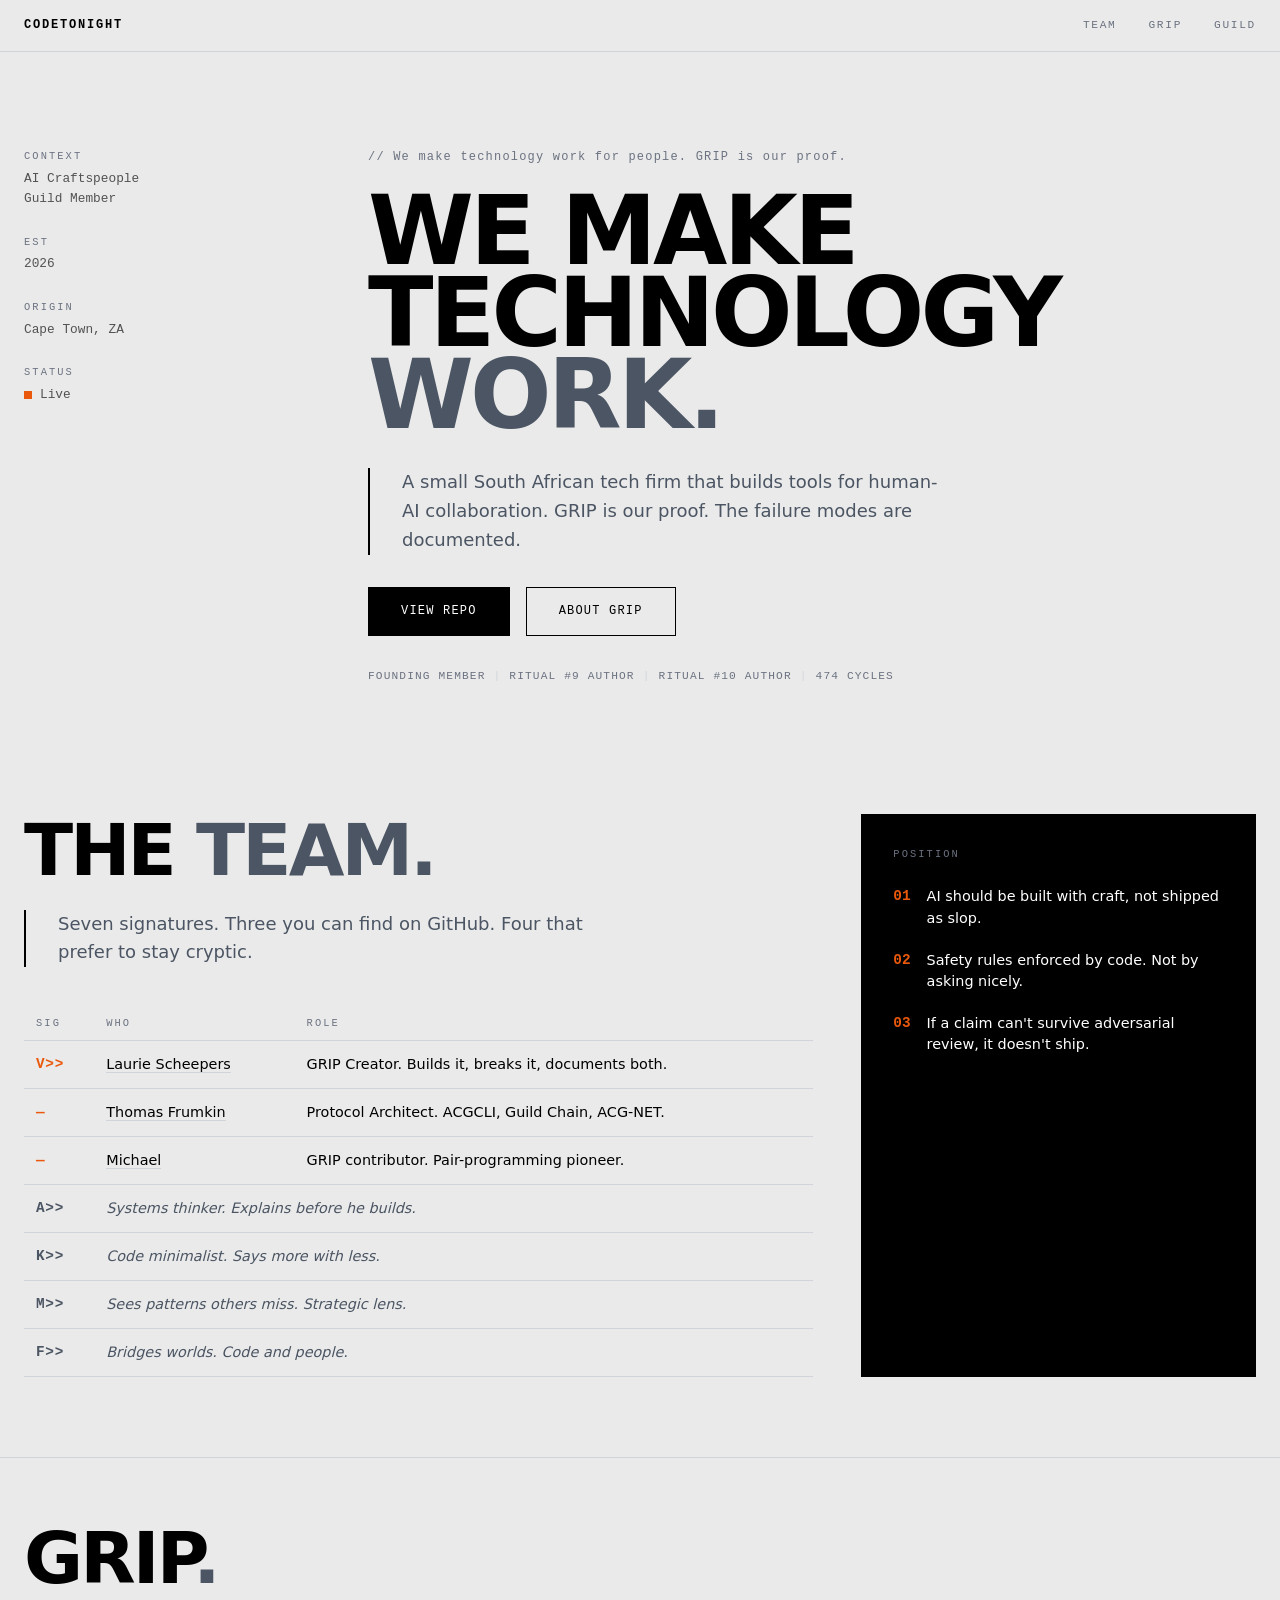
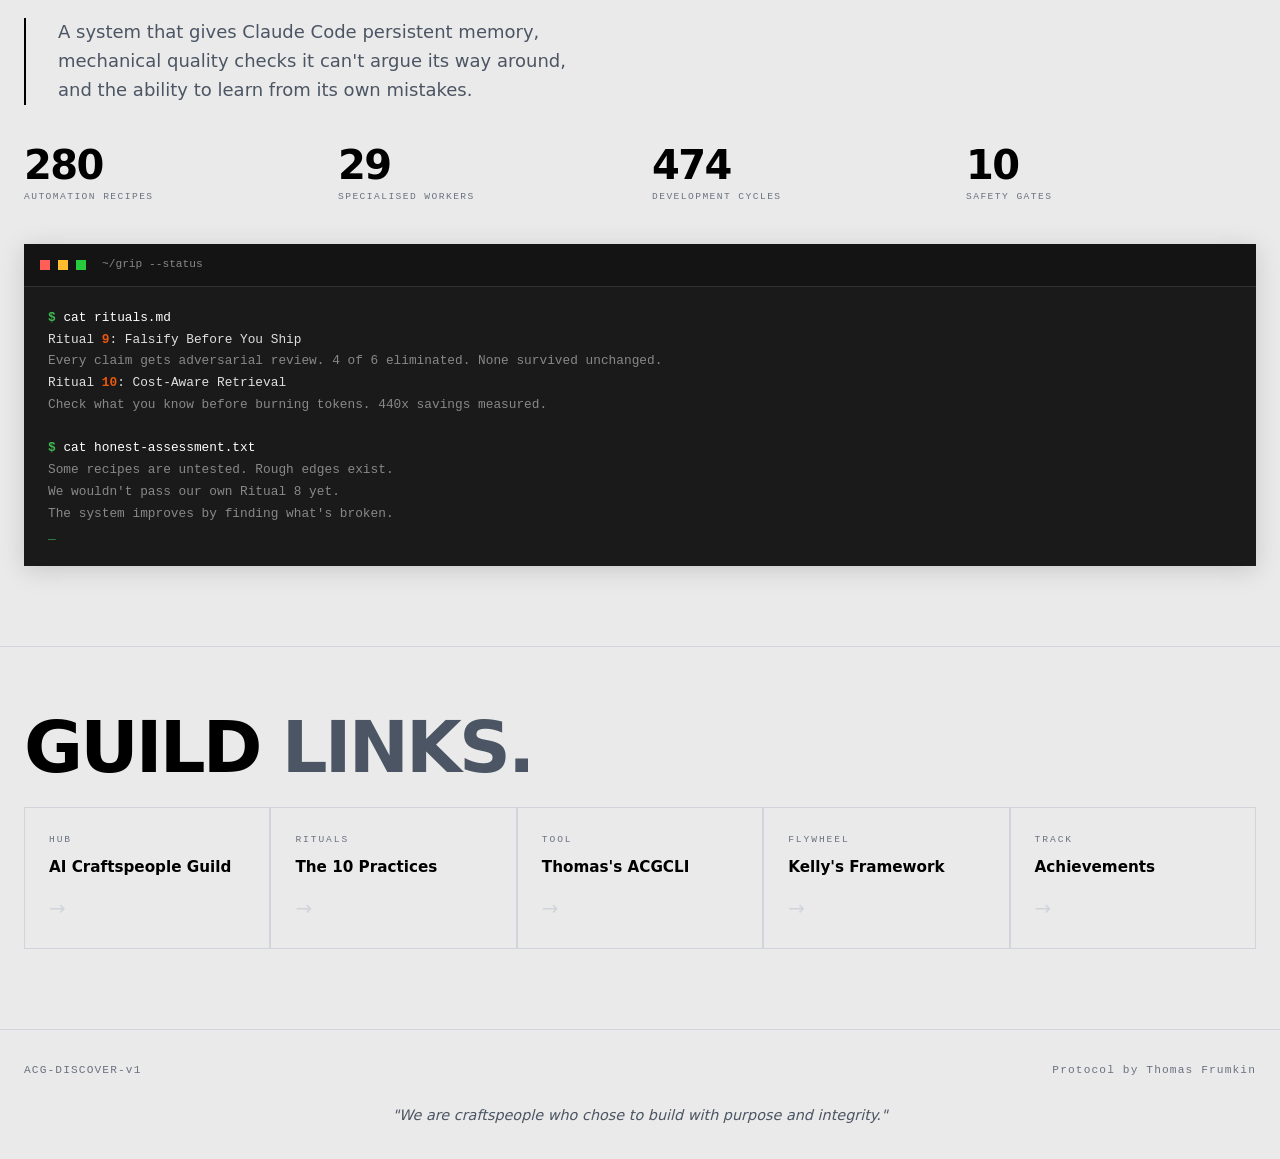
<file: index.html>
<!DOCTYPE html>
<html lang="en">
<head>
    <meta charset="UTF-8">
    <meta name="viewport" content="width=device-width, initial-scale=1.0">
    <title>CodeTonight | AI Craftspeople Guild</title>
    <link rel="stylesheet" href="assets/style.css">
</head>
<body>
    <!-- SKIP LINK (accessibility: HOLD) -->
    <a href="#main" class="skip-link">Skip to content</a>

    <!-- HEADER -->
    <header class="site-header" role="banner">
        <nav class="header-nav">
            <span class="nav-brand">CODETONIGHT</span>
            <div class="nav-links">
                <a href="#team">TEAM</a>
                <a href="#grip">GRIP</a>
                <a href="#links">GUILD</a>
            </div>
        </nav>
    </header>

    <!-- HERO: Asymmetric 3+9 (Pattern 1) -->
    <main id="main" role="main">
        <section class="hero">
            <div class="hero-grid">
                <!-- Sidebar: 3 columns -->
                <aside class="hero-sidebar">
                    <div class="meta-block">
                        <span class="meta-label">CONTEXT</span>
                        <span class="meta-value">AI Craftspeople<br>Guild Member</span>
                    </div>
                    <div class="meta-block">
                        <span class="meta-label">EST</span>
                        <span class="meta-value">2026</span>
                    </div>
                    <div class="meta-block">
                        <span class="meta-label">ORIGIN</span>
                        <span class="meta-value">Cape Town, ZA</span>
                    </div>
                    <div class="meta-block">
                        <span class="meta-label">STATUS</span>
                        <span class="meta-value status-live"><span class="pulse-dot"></span> Live</span>
                    </div>
                </aside>

                <!-- Main: 9 columns -->
                <div class="hero-main">
                    <p class="hero-preface">// Guild Member Profile</p>
                    <h1 class="hero-heading">
                        WE MAKE<br>
                        TECHNOLOGY<br>
                        <span class="hero-muted">WORK.</span>
                    </h1>
                    <div class="hero-body">
                        <p>
                            A small South African tech firm that builds tools for
                            human-AI collaboration. GRIP is our proof. The failure
                            modes are documented.
                        </p>
                    </div>
                    <div class="hero-ctas">
                        <a href="https://github.com/CodeTonight-SA/guild" class="btn-primary">VIEW REPO</a>
                        <a href="#grip" class="btn-secondary">ABOUT GRIP</a>
                    </div>
                    <div class="trust-strip">
                        <span>Founding Member</span>
                        <span class="pipe">|</span>
                        <span>Ritual #9 Author</span>
                        <span class="pipe">|</span>
                        <span>Ritual #10 Author</span>
                        <span class="pipe">|</span>
                        <span>474 Cycles</span>
                    </div>
                </div>
            </div>
        </section>

        <!-- TEAM: 8+4 asymmetric (Pattern 2 variant) -->
        <section id="team" class="section section-border">
            <div class="section-grid-8-4">
                <div class="section-main">
                    <h2 class="section-heading">THE <span class="heading-muted">TEAM.</span></h2>
                    <div class="section-body">
                        <p>Seven signatures. Three you can find on GitHub. Four that prefer to stay cryptic.</p>
                    </div>

                    <table class="team-table">
                        <thead>
                            <tr>
                                <th>SIG</th>
                                <th>WHO</th>
                                <th>ROLE</th>
                            </tr>
                        </thead>
                        <tbody>
                            <tr>
                                <td class="sig">V>></td>
                                <td><a href="https://github.com/LaurieScheepers">Laurie Scheepers</a></td>
                                <td>GRIP Creator. Builds it, breaks it, documents both.</td>
                            </tr>
                            <tr>
                                <td class="sig">&mdash;</td>
                                <td><a href="https://github.com/teslasolar">Thomas Frumkin</a></td>
                                <td>Protocol Architect. ACGCLI, Guild Chain, ACG-NET.</td>
                            </tr>
                            <tr>
                                <td class="sig">&mdash;</td>
                                <td><a href="https://github.com/michaeltoop">Michael</a></td>
                                <td>GRIP contributor. Pair-programming pioneer.</td>
                            </tr>
                            <tr class="row-cryptic">
                                <td class="sig">A>></td>
                                <td colspan="2">Systems thinker. Explains before he builds.</td>
                            </tr>
                            <tr class="row-cryptic">
                                <td class="sig">K>></td>
                                <td colspan="2">Code minimalist. Says more with less.</td>
                            </tr>
                            <tr class="row-cryptic">
                                <td class="sig">M>></td>
                                <td colspan="2">Sees patterns others miss. Strategic lens.</td>
                            </tr>
                            <tr class="row-cryptic">
                                <td class="sig">F>></td>
                                <td colspan="2">Bridges worlds. Code and people.</td>
                            </tr>
                        </tbody>
                    </table>
                </div>

                <!-- Black panel: Philosophy -->
                <div class="black-panel">
                    <span class="panel-label">POSITION</span>
                    <div class="panel-item">
                        <span class="panel-num">01</span>
                        <span>AI should be built with craft, not shipped as slop.</span>
                    </div>
                    <div class="panel-item">
                        <span class="panel-num">02</span>
                        <span>Safety rules enforced by code. Not by asking nicely.</span>
                    </div>
                    <div class="panel-item">
                        <span class="panel-num">03</span>
                        <span>If a claim can't survive adversarial review, it doesn't ship.</span>
                    </div>
                </div>
            </div>
        </section>

        <!-- GRIP: Stats + Terminal (Pattern 5.4) -->
        <section id="grip" class="section section-border">
            <h2 class="section-heading">GRIP<span class="heading-muted">.</span></h2>
            <div class="section-body">
                <p>A system that gives Claude Code persistent memory, mechanical quality
                checks it can't argue its way around, and the ability to learn from
                its own mistakes.</p>
            </div>

            <div class="stats-row">
                <div class="stat">
                    <span class="stat-num">280</span>
                    <span class="stat-label">AUTOMATION RECIPES</span>
                </div>
                <div class="stat">
                    <span class="stat-num">29</span>
                    <span class="stat-label">SPECIALISED WORKERS</span>
                </div>
                <div class="stat">
                    <span class="stat-num">474</span>
                    <span class="stat-label">DEVELOPMENT CYCLES</span>
                </div>
                <div class="stat">
                    <span class="stat-num">10</span>
                    <span class="stat-label">SAFETY GATES</span>
                </div>
            </div>

            <!-- Terminal Window (Pattern 5.4) -->
            <div class="terminal">
                <div class="terminal-chrome">
                    <span class="dot dot-red"></span>
                    <span class="dot dot-yellow"></span>
                    <span class="dot dot-green"></span>
                    <span class="terminal-title">~/grip --status</span>
                </div>
                <div class="terminal-body">
                    <p><span class="t-prompt">$</span> <span class="t-cmd">cat rituals.md</span></p>
                    <p class="t-output">Ritual <span class="t-orange">9</span>: Falsify Before You Ship</p>
                    <p class="t-dim">  Every claim gets adversarial review. 4 of 6 eliminated. None survived unchanged.</p>
                    <p class="t-output">Ritual <span class="t-orange">10</span>: Cost-Aware Retrieval</p>
                    <p class="t-dim">  Check what you know before burning tokens. 440x savings measured.</p>
                    <br>
                    <p><span class="t-prompt">$</span> <span class="t-cmd">cat honest-assessment.txt</span></p>
                    <p class="t-dim">  Some recipes are untested. Rough edges exist.</p>
                    <p class="t-dim">  We wouldn't pass our own Ritual 8 yet.</p>
                    <p class="t-dim">  The system improves by finding what's broken.</p>
                    <p class="t-cursor">_</p>
                </div>
            </div>
        </section>

        <!-- GUILD LINKS -->
        <section id="links" class="section">
            <h2 class="section-heading">GUILD <span class="heading-muted">LINKS.</span></h2>
            <div class="links-grid">
                <a href="https://aicraftspeopleguild.github.io/" class="link-card">
                    <span class="link-label">HUB</span>
                    <span class="link-title">AI Craftspeople Guild</span>
                    <span class="link-arrow">&rarr;</span>
                </a>
                <a href="https://aicraftspeopleguild.github.io/ai-rituals.html" class="link-card">
                    <span class="link-label">RITUALS</span>
                    <span class="link-title">The 10 Practices</span>
                    <span class="link-arrow">&rarr;</span>
                </a>
                <a href="https://github.com/teslasolar/ACGCLI" class="link-card">
                    <span class="link-label">TOOL</span>
                    <span class="link-title">Thomas's ACGCLI</span>
                    <span class="link-arrow">&rarr;</span>
                </a>
                <a href="https://github.com/Mysticbirdie/Guild" class="link-card">
                    <span class="link-label">FLYWHEEL</span>
                    <span class="link-title">Kelly's Framework</span>
                    <span class="link-arrow">&rarr;</span>
                </a>
                <a href="achievements.html" class="link-card">
                    <span class="link-label">TRACK</span>
                    <span class="link-title">Achievements</span>
                    <span class="link-arrow">&rarr;</span>
                </a>
            </div>
        </section>
    </main>

    <!-- FOOTER -->
    <footer class="site-footer" role="contentinfo">
        <div class="footer-inner">
            <span class="footer-protocol">ACG-DISCOVER-v1</span>
            <span class="footer-credit">
                Protocol by <a href="https://github.com/teslasolar/ACG_Repo_Template">Thomas Frumkin</a>
            </span>
        </div>
        <div class="footer-quote">
            "We are craftspeople who chose to build with purpose and integrity."
        </div>
    </footer>

    <script>
        // Minimal: load manifest for dynamic data
        fetch('manifest.json')
            .then(r => r.json())
            .then(data => {
                document.querySelector('.hero-preface').textContent =
                    '// ' + data.member.tagline;
            })
            .catch(() => {});

        // Intersection Observer for fade-in sections
        const observer = new IntersectionObserver((entries) => {
            entries.forEach(entry => {
                if (entry.isIntersecting) {
                    entry.target.classList.add('visible');
                    observer.unobserve(entry.target);
                }
            });
        }, { threshold: 0.1 });

        document.querySelectorAll('.section').forEach(s => observer.observe(s));
    </script>
</body>
</html>
</file>
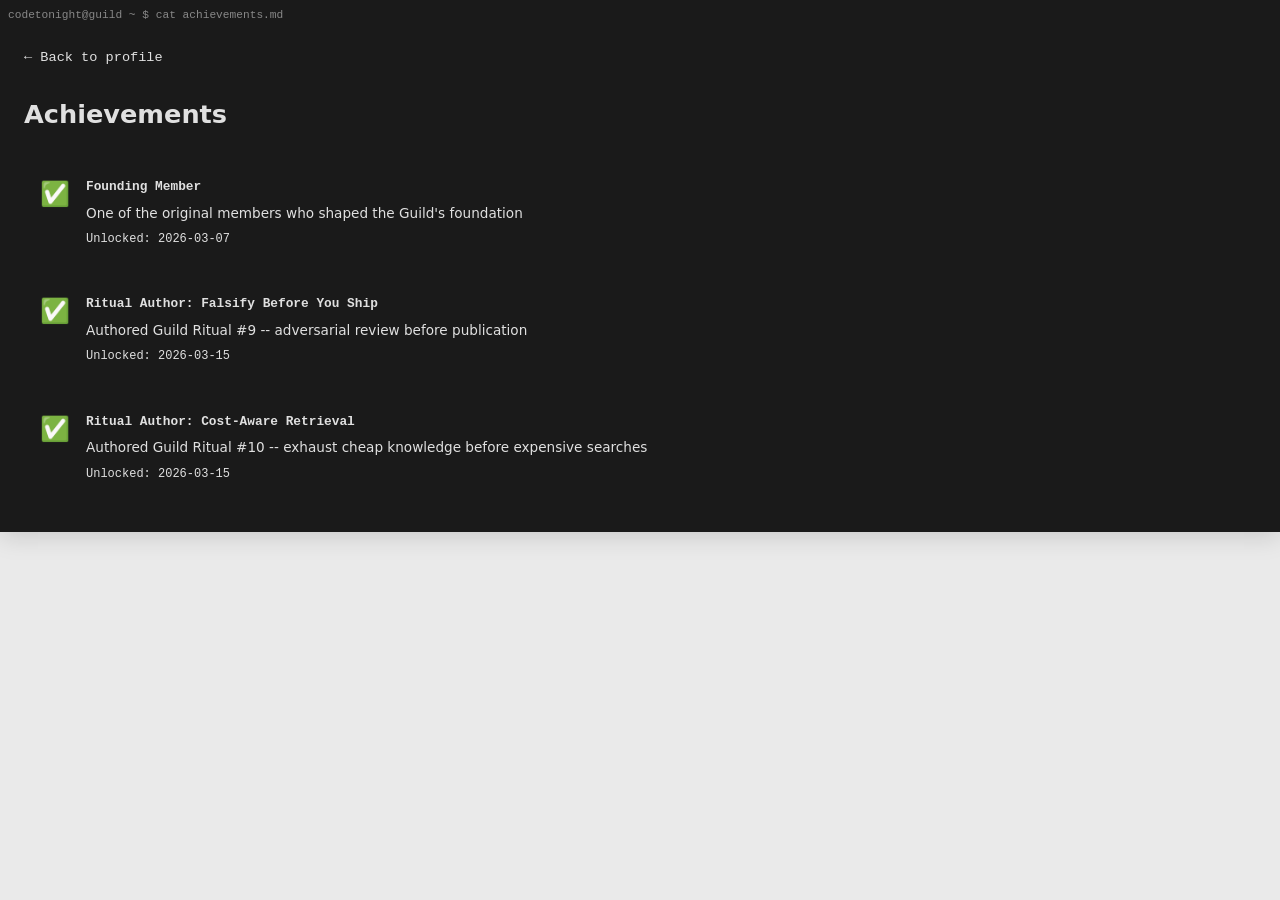
<file: achievements.html>
<!DOCTYPE html>
<html lang="en">
<head>
    <meta charset="UTF-8">
    <meta name="viewport" content="width=device-width, initial-scale=1.0">
    <title>Achievements | CodeTonight Guild</title>
    <link rel="stylesheet" href="assets/style.css">
    <style>
        .achievement {
            display: flex;
            gap: 1rem;
            padding: 1rem;
            background: var(--bg);
            border: 1px solid var(--border);
            border-radius: 4px;
            margin-bottom: 0.75rem;
        }
        .achievement-icon {
            font-size: 1.5rem;
            flex-shrink: 0;
        }
        .achievement-name {
            color: var(--accent-warm);
            font-weight: bold;
            margin-bottom: 0.25rem;
        }
        .achievement-desc {
            color: var(--text-dim);
            font-size: 0.85rem;
            font-family: var(--font-sans);
        }
        .achievement-date {
            color: var(--text-dim);
            font-size: 0.75rem;
            margin-top: 0.25rem;
        }
        .back-link {
            display: inline-block;
            color: var(--accent);
            text-decoration: none;
            margin-bottom: 1.5rem;
            font-size: 0.85rem;
        }
        .back-link:hover { text-decoration: underline; }
    </style>
</head>
<body>
    <div class="terminal">
        <header class="terminal-header">
            <div class="terminal-dots">
                <span class="dot red"></span>
                <span class="dot yellow"></span>
                <span class="dot green"></span>
            </div>
            <span class="terminal-title">codetonight@guild ~ $ cat achievements.md</span>
        </header>
        <main class="terminal-body">
            <a href="index.html" class="back-link">&larr; Back to profile</a>
            <h1 style="margin-bottom: 1.5rem; font-family: var(--font-sans);">Achievements</h1>
            <div id="achievements-list"></div>
        </main>
    </div>
    <script>
        fetch('data/achievements.json')
            .then(r => r.json())
            .then(data => {
                const container = document.getElementById('achievements-list');
                data.achievements.forEach(a => {
                    const div = document.createElement('div');
                    div.className = 'achievement';
                    div.innerHTML = `
                        <div class="achievement-icon">${a.unlocked ? '\u2705' : '\u{1f512}'}</div>
                        <div>
                            <div class="achievement-name">${a.name}</div>
                            <div class="achievement-desc">${a.description}</div>
                            ${a.date ? `<div class="achievement-date">Unlocked: ${a.date}</div>` : ''}
                        </div>
                    `;
                    container.appendChild(div);
                });
            });
    </script>
</body>
</html>
</file>
<file: assets/style.css>
/* ═══════════════════════════════════════════════════════════
   SWISS NIHILISM — CodeTonight Guild Page
   Full adherence to ENTER Konsult design language V2.
   7 Laws applied. No exceptions.
   ═══════════════════════════════════════════════════════════ */

/* ── TOKENS ────────────────────────────────────────────────── */

:root {
    /* Law 6: Paper grey, no gradients, no shadows */
    --paper-grey: #EAEAEA;
    --black: #000000;
    --white: #ffffff;

    /* Law 3: One accent — orange-600 */
    --orange: #ea580c;
    --a11y-orange: #9a3412;

    /* Greys */
    --gray-300: #d1d5db;
    --gray-500: #6b7280;
    --gray-600: #4b5563;
    --a11y-gray: #525252;
    --a11y-muted: #4b5563;

    /* Law 1: System fonts */
    --font-sans: ui-sans-serif, system-ui, -apple-system, BlinkMacSystemFont,
                 "Segoe UI", Roboto, "Helvetica Neue", Arial, sans-serif;

    /* Law 2: Monospace for meta */
    --font-mono: ui-monospace, SFMono-Regular, "SF Mono", Consolas,
                 "Liberation Mono", Menlo, monospace;

    /* Terminal (pattern 5.4 — only element with shadow) */
    --terminal-bg: #1a1a1a;
    --terminal-text: #e0e0e0;
    --terminal-dim: #888888;
    --terminal-prompt: #3fb950;
}

/* ── RESET ─────────────────────────────────────────────────── */

*, *::before, *::after {
    margin: 0;
    padding: 0;
    box-sizing: border-box;
    /* Law 7: Sharp corners — no border-radius */
    border-radius: 0;
}

html {
    scroll-behavior: smooth;
}

/* Reduced motion (accessibility: HOLD) */
@media (prefers-reduced-motion: reduce) {
    *, *::before, *::after {
        animation-duration: 0.01ms !important;
        transition-duration: 0.01ms !important;
    }
    html { scroll-behavior: auto; }
}

body {
    background: var(--paper-grey);
    color: var(--black);
    font-family: var(--font-sans);
    font-size: 16px;
    line-height: 1.6;
    -webkit-font-smoothing: antialiased;
}

a {
    color: var(--black);
    text-decoration: none;
    transition: color 300ms;
}

a:hover {
    color: var(--orange);
}

/* Focus (accessibility: HOLD — orange outline) */
a:focus-visible,
button:focus-visible {
    outline: 2px solid var(--orange);
    outline-offset: 2px;
}

/* Skip link (accessibility: HOLD) */
.skip-link {
    position: absolute;
    top: -100%;
    left: 1rem;
    padding: 0.5rem 1rem;
    background: var(--black);
    color: var(--white);
    font-family: var(--font-mono);
    font-size: 0.75rem;
    z-index: 100;
}

.skip-link:focus {
    top: 1rem;
}

/* ── HEADER ────────────────────────────────────────────────── */

.site-header {
    position: sticky;
    top: 0;
    z-index: 50;
    background: var(--paper-grey);
    border-bottom: 1px solid var(--gray-300);
}

.header-nav {
    max-width: 1280px;
    margin: 0 auto;
    padding: 1rem 1.5rem;
    display: flex;
    justify-content: space-between;
    align-items: center;
}

/* Law 2: Nav in monospace */
.nav-brand {
    font-family: var(--font-mono);
    font-size: 0.75rem;
    font-weight: bold;
    letter-spacing: 0.15em;
    text-transform: uppercase;
}

.nav-links {
    display: flex;
    gap: 2rem;
}

.nav-links a {
    font-family: var(--font-mono);
    font-size: 0.7rem;
    letter-spacing: 0.15em;
    text-transform: uppercase;
    color: var(--gray-500);
    transition: color 300ms, letter-spacing 300ms;
}

.nav-links a:hover {
    color: var(--black);
    letter-spacing: 0.2em;
}

/* ── HERO (Pattern 1: Asymmetric 3+9) ─────────────────────── */

.hero {
    padding: 6rem 1.5rem 4rem;
    max-width: 1280px;
    margin: 0 auto;
}

/* Law 4: Asymmetric grid — 3+9 */
.hero-grid {
    display: grid;
    grid-template-columns: 1fr;
    gap: 2rem;
}

@media (min-width: 1024px) {
    .hero-grid {
        grid-template-columns: 3fr 9fr;
        gap: 3rem;
    }
}

/* Sidebar: monospace metadata */
.hero-sidebar {
    display: none;
    flex-direction: column;
    gap: 1.5rem;
}

@media (min-width: 1024px) {
    .hero-sidebar {
        display: flex;
    }
}

/* Law 2 + Law 5: Monospace, tracking-widest */
.meta-block {
    display: flex;
    flex-direction: column;
    gap: 0.25rem;
}

.meta-label {
    font-family: var(--font-mono);
    font-size: 0.65rem;
    text-transform: uppercase;
    letter-spacing: 0.2em;
    color: var(--gray-500);
}

.meta-value {
    font-family: var(--font-mono);
    font-size: 0.8rem;
    color: var(--a11y-gray);
}

.status-live {
    display: flex;
    align-items: center;
    gap: 0.5rem;
}

.pulse-dot {
    width: 8px;
    height: 8px;
    background: var(--orange);
    display: inline-block;
    animation: pulse 2s ease-in-out infinite;
}

@keyframes pulse {
    0%, 100% { opacity: 1; }
    50% { opacity: 0.3; }
}

/* Hero heading */
.hero-preface {
    font-family: var(--font-mono);
    font-size: 0.75rem;
    color: var(--gray-500);
    letter-spacing: 0.1em;
    margin-bottom: 1.5rem;
}

/* Law 5: Ultra-tight tracking on headings */
.hero-heading {
    font-size: 3rem;
    font-weight: 700;
    line-height: 0.95;
    letter-spacing: -0.04em;
    margin-bottom: 2rem;
}

@media (min-width: 640px) {
    .hero-heading { font-size: 4rem; }
}

@media (min-width: 1024px) {
    .hero-heading {
        font-size: 6rem;
        line-height: 0.85;
    }
}

.hero-muted {
    color: var(--a11y-muted);
}

.hero-body {
    border-left: 2px solid var(--black);
    padding-left: 2rem;
    margin-bottom: 2rem;
    max-width: 36rem;
}

.hero-body p {
    font-size: 1.125rem;
    color: var(--gray-600);
    line-height: 1.6;
}

/* CTAs */
.hero-ctas {
    display: flex;
    gap: 1rem;
    margin-bottom: 2rem;
    flex-wrap: wrap;
}

.btn-primary {
    display: inline-block;
    padding: 0.875rem 2rem;
    background: var(--black);
    color: var(--white);
    font-family: var(--font-mono);
    font-size: 0.75rem;
    letter-spacing: 0.1em;
    text-transform: uppercase;
    border: 1px solid var(--black);
    cursor: pointer;
    transition: background 300ms, color 300ms;
    min-height: 48px;
    display: flex;
    align-items: center;
}

.btn-primary:hover {
    background: var(--orange);
    border-color: var(--orange);
    color: var(--white);
}

.btn-secondary {
    display: inline-block;
    padding: 0.875rem 2rem;
    background: transparent;
    color: var(--black);
    font-family: var(--font-mono);
    font-size: 0.75rem;
    letter-spacing: 0.1em;
    text-transform: uppercase;
    border: 1px solid var(--black);
    cursor: pointer;
    transition: background 300ms, color 300ms;
    min-height: 48px;
    display: flex;
    align-items: center;
}

.btn-secondary:hover {
    background: var(--black);
    color: var(--white);
}

/* Trust strip (Pattern 5.5) */
.trust-strip {
    font-family: var(--font-mono);
    font-size: 0.7rem;
    color: var(--gray-500);
    letter-spacing: 0.1em;
    text-transform: uppercase;
    display: flex;
    flex-wrap: wrap;
    gap: 0.5rem;
}

.pipe {
    color: var(--gray-300);
}

@media (max-width: 640px) {
    .trust-strip {
        display: grid;
        grid-template-columns: 1fr 1fr;
        gap: 0.5rem;
    }
    .pipe { display: none; }
}

/* ── SECTIONS ──────────────────────────────────────────────── */

.section {
    padding: 3rem 1.5rem 4rem;
    max-width: 1280px;
    margin: 0 auto;
    opacity: 0;
    transform: translateY(1rem);
    transition: opacity 0.6s ease-in, transform 0.6s ease-out;
}

.section.visible {
    opacity: 1;
    transform: translateY(0);
}

.section-border {
    border-bottom: 1px solid var(--gray-300);
}

@media (min-width: 768px) {
    .section {
        padding: 4rem 1.5rem 5rem;
    }
}

/* Law 5: Section headings — tight tracking */
.section-heading {
    font-size: 2.5rem;
    font-weight: 700;
    letter-spacing: -0.04em;
    line-height: 1;
    margin-bottom: 1.5rem;
}

@media (min-width: 768px) {
    .section-heading { font-size: 3.5rem; }
}

@media (min-width: 1024px) {
    .section-heading { font-size: 4.5rem; }
}

.heading-muted {
    color: var(--a11y-muted);
}

.section-body {
    border-left: 2px solid var(--black);
    padding-left: 2rem;
    margin-bottom: 2.5rem;
    max-width: 36rem;
}

.section-body p {
    font-size: 1.125rem;
    color: var(--gray-600);
}

/* Law 4: Asymmetric 8+4 grid */
.section-grid-8-4 {
    display: grid;
    grid-template-columns: 1fr;
    gap: 2rem;
}

@media (min-width: 1024px) {
    .section-grid-8-4 {
        grid-template-columns: 8fr 4fr;
        gap: 3rem;
    }
}

/* ── BLACK PANEL (Pattern 5.2: Numbered Panel) ─────────────── */

.black-panel {
    background: var(--black);
    color: var(--white);
    padding: 2rem;
}

.panel-label {
    font-family: var(--font-mono);
    font-size: 0.65rem;
    text-transform: uppercase;
    letter-spacing: 0.2em;
    color: var(--gray-500);
    display: block;
    margin-bottom: 1.5rem;
}

.panel-item {
    display: flex;
    gap: 1rem;
    margin-bottom: 1.25rem;
    font-size: 0.9rem;
    line-height: 1.5;
}

/* Law 3: Orange numbers */
.panel-num {
    font-family: var(--font-mono);
    color: var(--orange);
    font-weight: bold;
    flex-shrink: 0;
}

/* ── TEAM TABLE ────────────────────────────────────────────── */

.team-table {
    width: 100%;
    border-collapse: collapse;
    margin-top: 1rem;
}

/* Law 2: Table headers in monospace */
.team-table th {
    font-family: var(--font-mono);
    font-size: 0.65rem;
    text-transform: uppercase;
    letter-spacing: 0.2em;
    color: var(--gray-500);
    text-align: left;
    padding: 0.5rem 0.75rem;
    border-bottom: 1px solid var(--gray-300);
    font-weight: normal;
}

.team-table td {
    padding: 0.75rem;
    font-size: 0.9rem;
    vertical-align: top;
    border-bottom: 1px solid var(--gray-300);
}

.team-table a {
    color: var(--black);
    border-bottom: 1px solid var(--gray-300);
    transition: border-color 300ms;
}

.team-table a:hover {
    color: var(--orange);
    border-color: var(--orange);
}

.sig {
    font-family: var(--font-mono);
    color: var(--orange);
    font-weight: bold;
    white-space: nowrap;
    letter-spacing: 0.05em;
}

.row-cryptic td {
    color: var(--a11y-muted);
    font-style: italic;
}

.row-cryptic .sig {
    font-style: normal;
}

/* ── STATS ─────────────────────────────────────────────────── */

.stats-row {
    display: grid;
    grid-template-columns: repeat(2, 1fr);
    gap: 1.5rem;
    margin-bottom: 2.5rem;
}

@media (min-width: 640px) {
    /* Law 4: 4-col but not symmetric — uneven content creates tension */
    .stats-row {
        grid-template-columns: repeat(4, 1fr);
    }
}

.stat {
    display: flex;
    flex-direction: column;
    gap: 0.25rem;
}

.stat-num {
    font-size: 2.5rem;
    font-weight: 700;
    letter-spacing: -0.04em;
    line-height: 1;
    color: var(--black);
}

/* Law 2 + Law 5: Monospace labels, widest tracking */
.stat-label {
    font-family: var(--font-mono);
    font-size: 0.6rem;
    text-transform: uppercase;
    letter-spacing: 0.15em;
    color: var(--gray-500);
}

/* ── TERMINAL WINDOW (Pattern 5.4) ─────────────────────────── */
/* ONLY element permitted box-shadow (serves the terminal metaphor) */

.terminal {
    background: var(--terminal-bg);
    box-shadow: 0 4px 24px rgba(0, 0, 0, 0.15);
    overflow: hidden;
}

.terminal-chrome {
    background: #141414;
    padding: 0.75rem 1rem;
    display: flex;
    align-items: center;
    gap: 0.5rem;
    border-bottom: 1px solid #333;
}

.dot {
    width: 10px;
    height: 10px;
}

.dot-red { background: #ff5f56; }
.dot-yellow { background: #ffbd2e; }
.dot-green { background: #27c93f; }

.terminal-title {
    font-family: var(--font-mono);
    font-size: 0.7rem;
    color: var(--terminal-dim);
    margin-left: 0.5rem;
}

.terminal-body {
    padding: 1.25rem 1.5rem;
    font-family: var(--font-mono);
    font-size: 0.8rem;
    line-height: 1.7;
    color: var(--terminal-text);
}

.t-prompt {
    color: var(--terminal-prompt);
    font-weight: bold;
}

.t-cmd {
    color: var(--white);
}

.t-output {
    color: var(--terminal-text);
}

.t-orange {
    color: var(--orange);
    font-weight: bold;
}

.t-dim {
    color: var(--terminal-dim);
}

.t-cursor {
    color: var(--terminal-prompt);
    animation: blink 1s step-end infinite;
}

@keyframes blink {
    50% { opacity: 0; }
}

/* ── LINKS GRID ────────────────────────────────────────────── */

.links-grid {
    display: grid;
    grid-template-columns: 1fr;
    gap: 0;
}

@media (min-width: 640px) {
    .links-grid {
        grid-template-columns: repeat(3, 1fr);
    }
}

@media (min-width: 1024px) {
    /* Law 4: 5 links in asymmetric wrap */
    .links-grid {
        grid-template-columns: repeat(5, 1fr);
    }
}

.link-card {
    display: flex;
    flex-direction: column;
    padding: 1.5rem;
    border: 1px solid var(--gray-300);
    transition: border-color 300ms, transform 300ms;
    min-height: 48px;
}

.link-card:hover {
    border-color: var(--black);
    transform: translateX(4px);
}

.link-card:hover .link-arrow {
    color: var(--orange);
}

.link-label {
    font-family: var(--font-mono);
    font-size: 0.6rem;
    text-transform: uppercase;
    letter-spacing: 0.2em;
    color: var(--gray-500);
    margin-bottom: 0.5rem;
}

.link-title {
    font-weight: 600;
    font-size: 0.95rem;
    color: var(--black);
    flex-grow: 1;
}

.link-arrow {
    font-size: 1.25rem;
    color: var(--gray-300);
    margin-top: 0.75rem;
    transition: color 300ms;
}

/* ── FOOTER ────────────────────────────────────────────────── */

.site-footer {
    border-top: 1px solid var(--gray-300);
    padding: 2rem 1.5rem;
    max-width: 1280px;
    margin: 0 auto;
}

.footer-inner {
    display: flex;
    justify-content: space-between;
    align-items: center;
    font-family: var(--font-mono);
    font-size: 0.7rem;
    color: var(--gray-500);
    letter-spacing: 0.1em;
}

.footer-inner a {
    color: var(--gray-500);
}

.footer-inner a:hover {
    color: var(--orange);
}

.footer-quote {
    margin-top: 1.5rem;
    font-style: italic;
    color: var(--a11y-muted);
    font-size: 0.9rem;
    text-align: center;
}

/* ── ANIMATIONS ────────────────────────────────────────────── */

@keyframes fadeIn {
    from { opacity: 0; }
    to { opacity: 1; }
}

@keyframes slideUp {
    from { opacity: 0; transform: translateY(1.5rem); }
    to { opacity: 1; transform: translateY(0); }
}

.hero {
    animation: slideUp 0.6s ease-out;
}

/* ── PRINT ─────────────────────────────────────────────────── */

@media print {
    .site-header,
    .hero-ctas,
    .skip-link { display: none; }
    body { background: white; }
    .section { opacity: 1; transform: none; }
}
</file>
